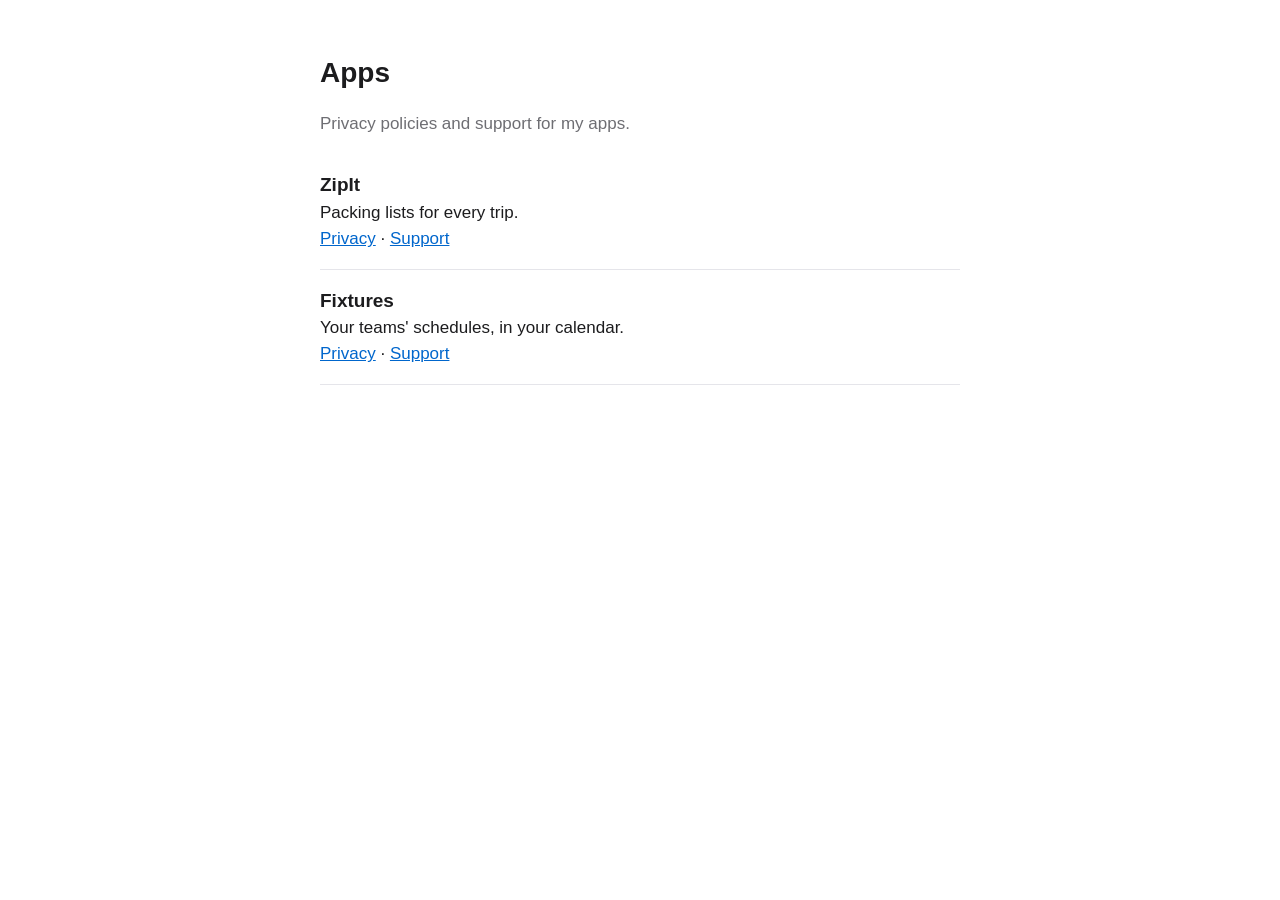
<file: index.html>
<!doctype html>
<html lang="en">
<head>
<meta charset="utf-8">
<meta name="viewport" content="width=device-width, initial-scale=1">
<title>Will Whipple Apps</title>
<link rel="stylesheet" href="/assets/style.css">
</head>
<body>
<main>
  <h1>Apps</h1>
  <p class="muted">Privacy policies and support for my apps.</p>
  <ul class="apps">
    <li>
      <strong>ZipIt</strong><br>
      Packing lists for every trip.<br>
      <a href="/zipit/privacy/">Privacy</a> · <a href="/zipit/support/">Support</a>
    </li>
    <li>
      <strong>Fixtures</strong><br>
      Your teams' schedules, in your calendar.<br>
      <a href="/fixtures/privacy/">Privacy</a> · <a href="/fixtures/support/">Support</a>
    </li>
  </ul>
</main>
</body>
</html>
</file>
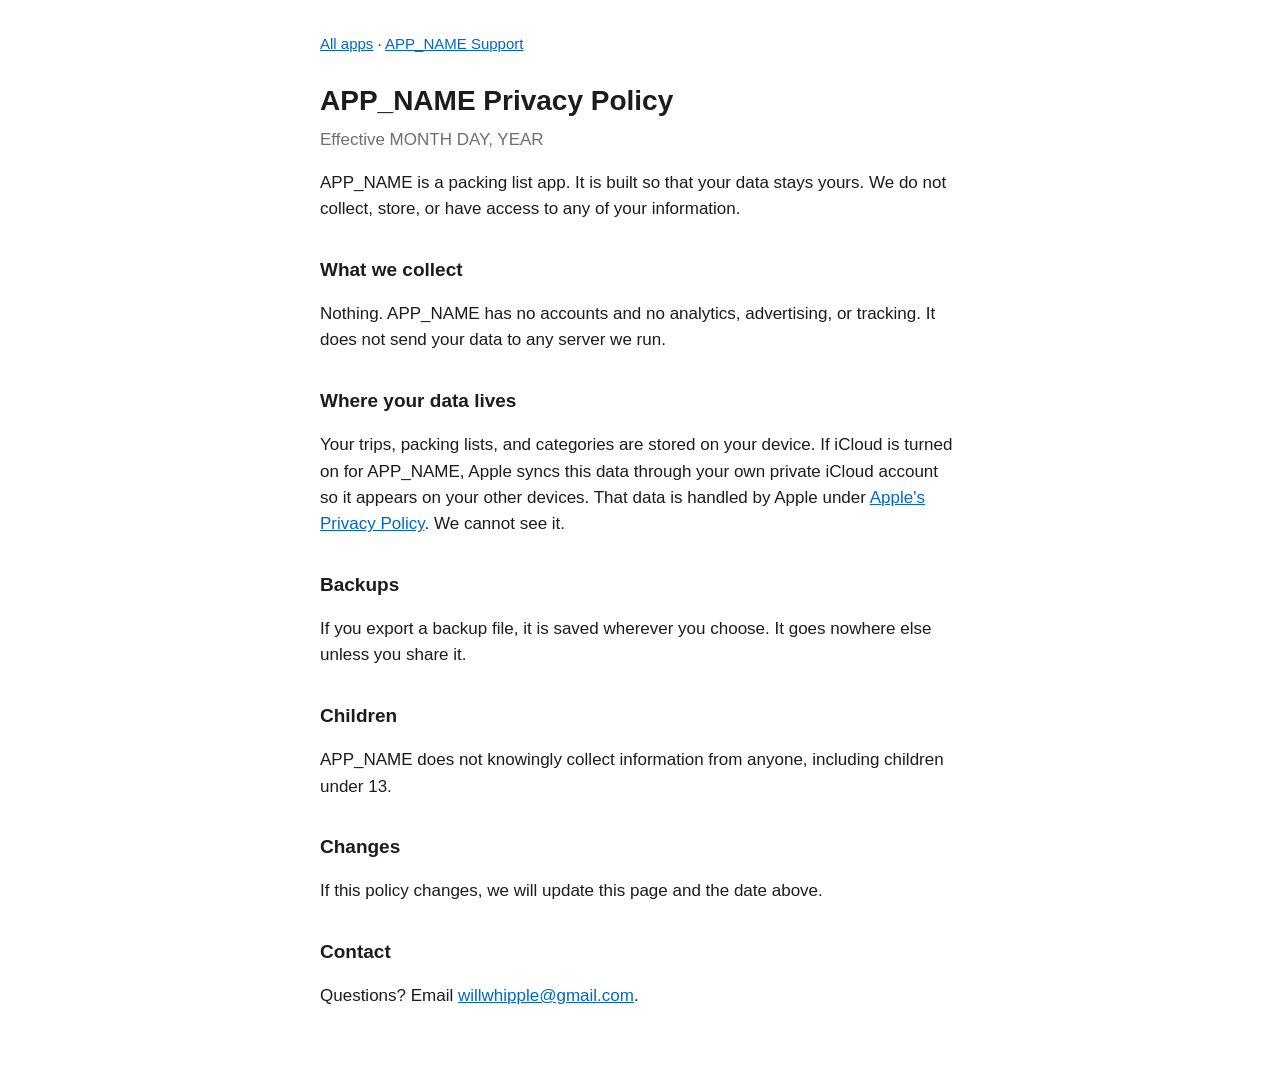
<file: _template/privacy/index.html>
<!doctype html>
<html lang="en">
<head>
<meta charset="utf-8">
<meta name="viewport" content="width=device-width, initial-scale=1">
<title>APP_NAME Privacy Policy</title>
<link rel="stylesheet" href="/assets/style.css">
</head>
<body>
<main>
  <nav><a href="/">All apps</a> · <a href="/APP_SLUG/support/">APP_NAME Support</a></nav>
  <h1>APP_NAME Privacy Policy</h1>
  <p class="date">Effective MONTH DAY, YEAR</p>

  <p>APP_NAME is a packing list app. It is built so that your data stays yours. We do not collect, store, or have access to any of your information.</p>

  <h2>What we collect</h2>
  <p>Nothing. APP_NAME has no accounts and no analytics, advertising, or tracking. It does not send your data to any server we run.</p>

  <h2>Where your data lives</h2>
  <p>Your trips, packing lists, and categories are stored on your device. If iCloud is turned on for APP_NAME, Apple syncs this data through your own private iCloud account so it appears on your other devices. That data is handled by Apple under <a href="https://www.apple.com/legal/privacy/">Apple's Privacy Policy</a>. We cannot see it.</p>

  <h2>Backups</h2>
  <p>If you export a backup file, it is saved wherever you choose. It goes nowhere else unless you share it.</p>

  <h2>Children</h2>
  <p>APP_NAME does not knowingly collect information from anyone, including children under 13.</p>

  <h2>Changes</h2>
  <p>If this policy changes, we will update this page and the date above.</p>

  <h2>Contact</h2>
  <p>Questions? Email <a href="mailto:willwhipple@gmail.com">willwhipple@gmail.com</a>.</p>
</main>
</body>
</html>
</file>
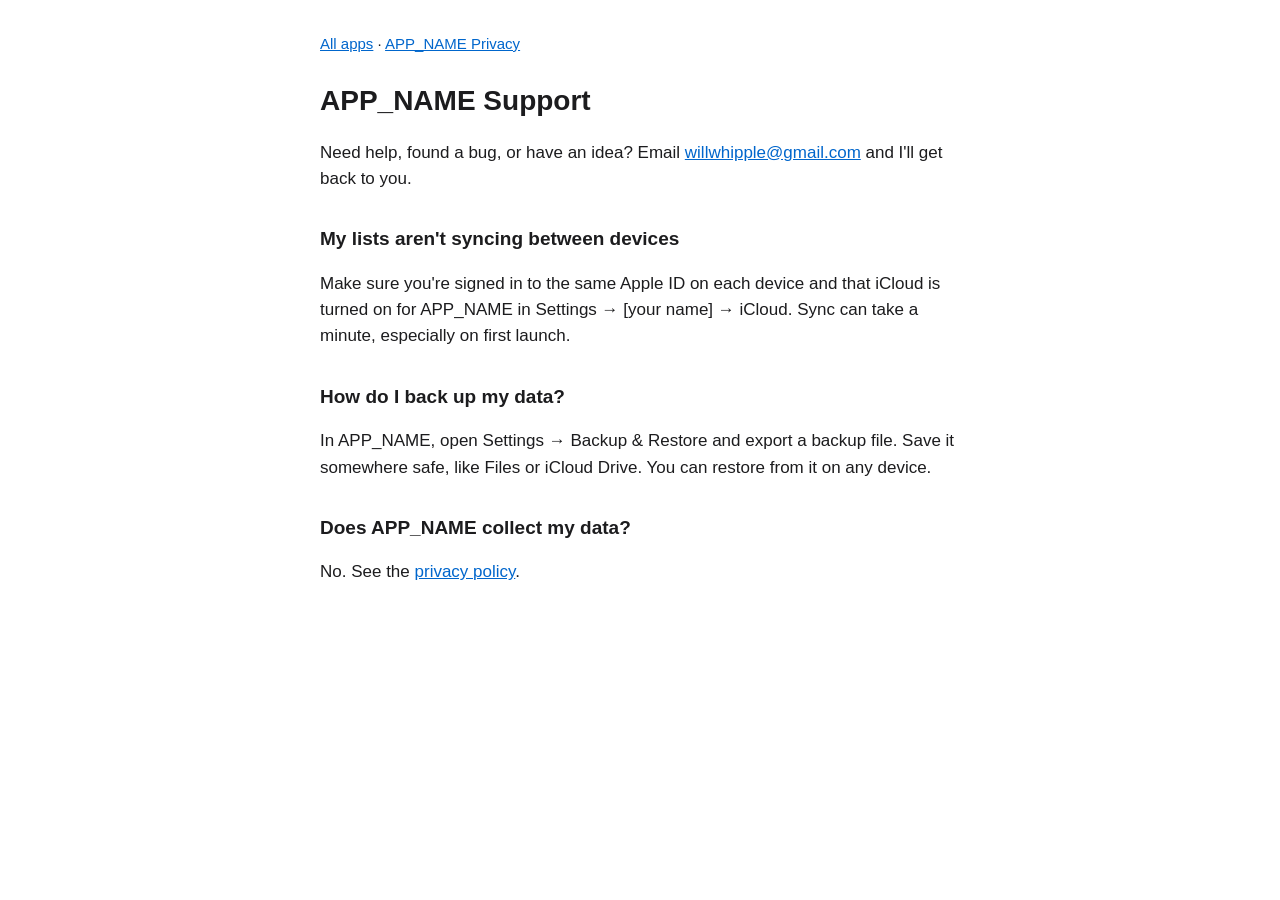
<file: _template/support/index.html>
<!doctype html>
<html lang="en">
<head>
<meta charset="utf-8">
<meta name="viewport" content="width=device-width, initial-scale=1">
<title>APP_NAME Support</title>
<link rel="stylesheet" href="/assets/style.css">
</head>
<body>
<main>
  <nav><a href="/">All apps</a> · <a href="/APP_SLUG/privacy/">APP_NAME Privacy</a></nav>
  <h1>APP_NAME Support</h1>
  <p>Need help, found a bug, or have an idea? Email <a href="mailto:willwhipple@gmail.com?subject=APP_NAME%20Support">willwhipple@gmail.com</a> and I'll get back to you.</p>

  <h2>My lists aren't syncing between devices</h2>
  <p>Make sure you're signed in to the same Apple ID on each device and that iCloud is turned on for APP_NAME in Settings → [your name] → iCloud. Sync can take a minute, especially on first launch.</p>

  <h2>How do I back up my data?</h2>
  <p>In APP_NAME, open Settings → Backup &amp; Restore and export a backup file. Save it somewhere safe, like Files or iCloud Drive. You can restore from it on any device.</p>

  <h2>Does APP_NAME collect my data?</h2>
  <p>No. See the <a href="/APP_SLUG/privacy/">privacy policy</a>.</p>
</main>
</body>
</html>
</file>
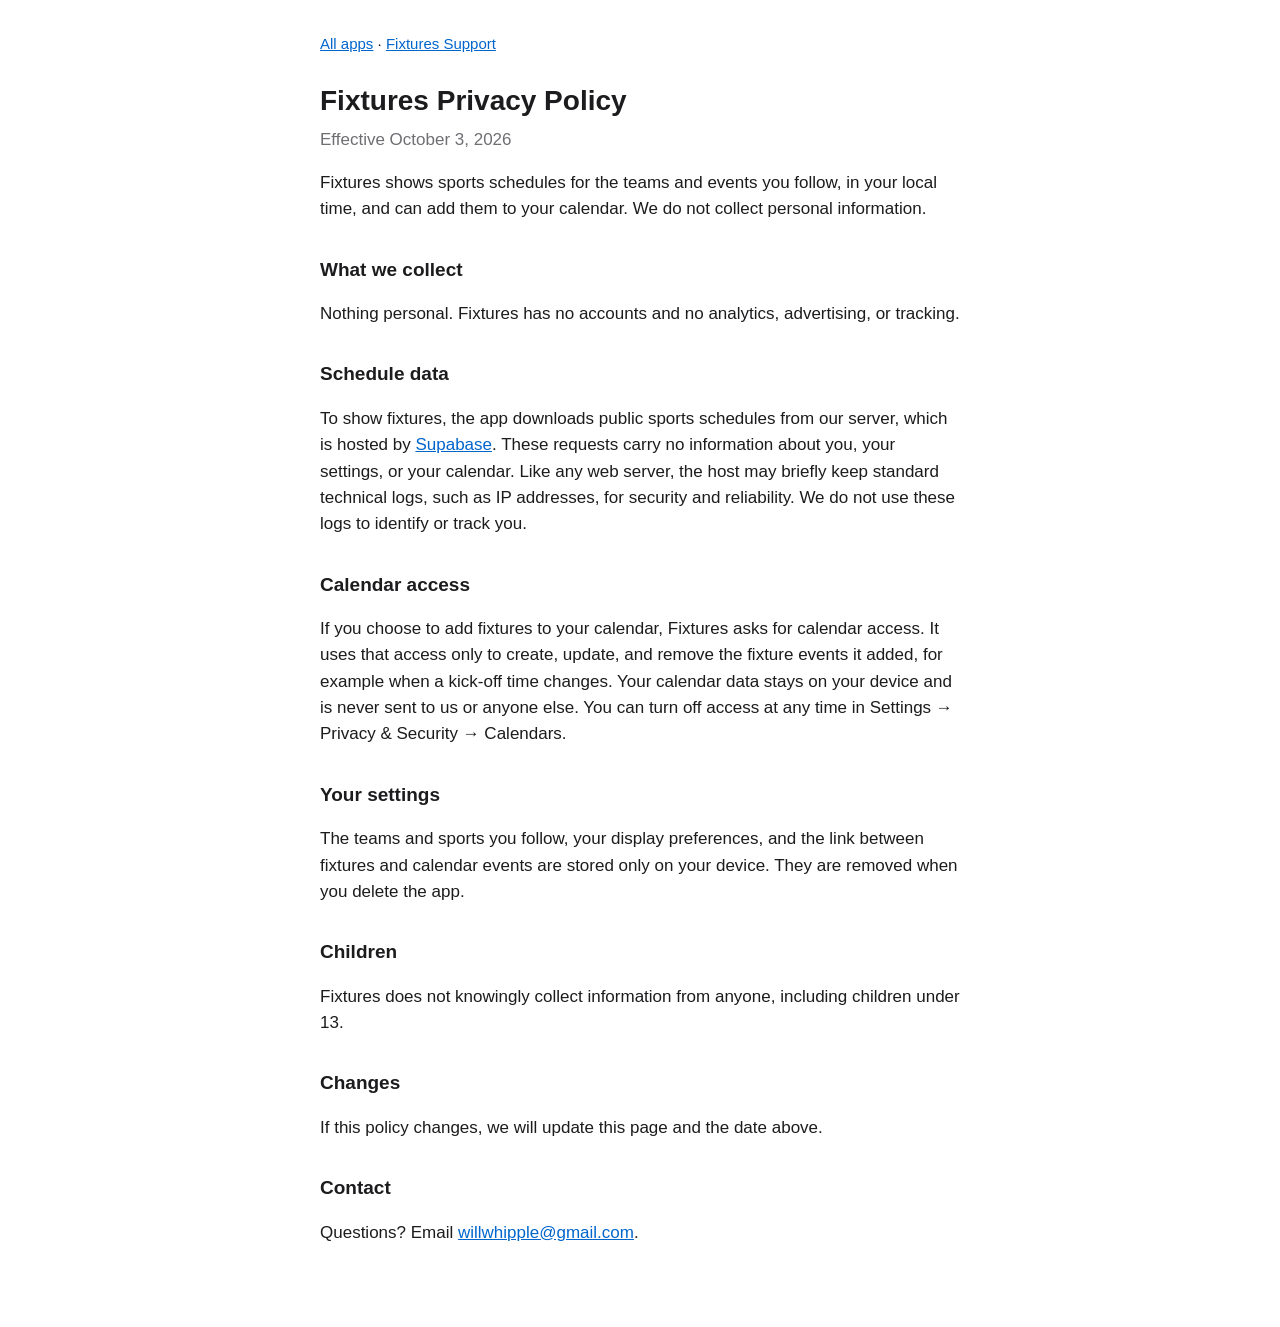
<file: fixtures/privacy/index.html>
<!doctype html>
<html lang="en">
<head>
<meta charset="utf-8">
<meta name="viewport" content="width=device-width, initial-scale=1">
<title>Fixtures Privacy Policy</title>
<link rel="stylesheet" href="/assets/style.css">
</head>
<body>
<main>
  <nav><a href="/">All apps</a> · <a href="/fixtures/support/">Fixtures Support</a></nav>
  <h1>Fixtures Privacy Policy</h1>
  <p class="date">Effective October 3, 2026</p>

  <p>Fixtures shows sports schedules for the teams and events you follow, in your local time, and can add them to your calendar. We do not collect personal information.</p>

  <h2>What we collect</h2>
  <p>Nothing personal. Fixtures has no accounts and no analytics, advertising, or tracking.</p>

  <h2>Schedule data</h2>
  <p>To show fixtures, the app downloads public sports schedules from our server, which is hosted by <a href="https://supabase.com/privacy">Supabase</a>. These requests carry no information about you, your settings, or your calendar. Like any web server, the host may briefly keep standard technical logs, such as IP addresses, for security and reliability. We do not use these logs to identify or track you.</p>

  <h2>Calendar access</h2>
  <p>If you choose to add fixtures to your calendar, Fixtures asks for calendar access. It uses that access only to create, update, and remove the fixture events it added, for example when a kick-off time changes. Your calendar data stays on your device and is never sent to us or anyone else. You can turn off access at any time in Settings → Privacy &amp; Security → Calendars.</p>

  <h2>Your settings</h2>
  <p>The teams and sports you follow, your display preferences, and the link between fixtures and calendar events are stored only on your device. They are removed when you delete the app.</p>

  <h2>Children</h2>
  <p>Fixtures does not knowingly collect information from anyone, including children under 13.</p>

  <h2>Changes</h2>
  <p>If this policy changes, we will update this page and the date above.</p>

  <h2>Contact</h2>
  <p>Questions? Email <a href="mailto:willwhipple@gmail.com">willwhipple@gmail.com</a>.</p>
</main>
</body>
</html>
</file>
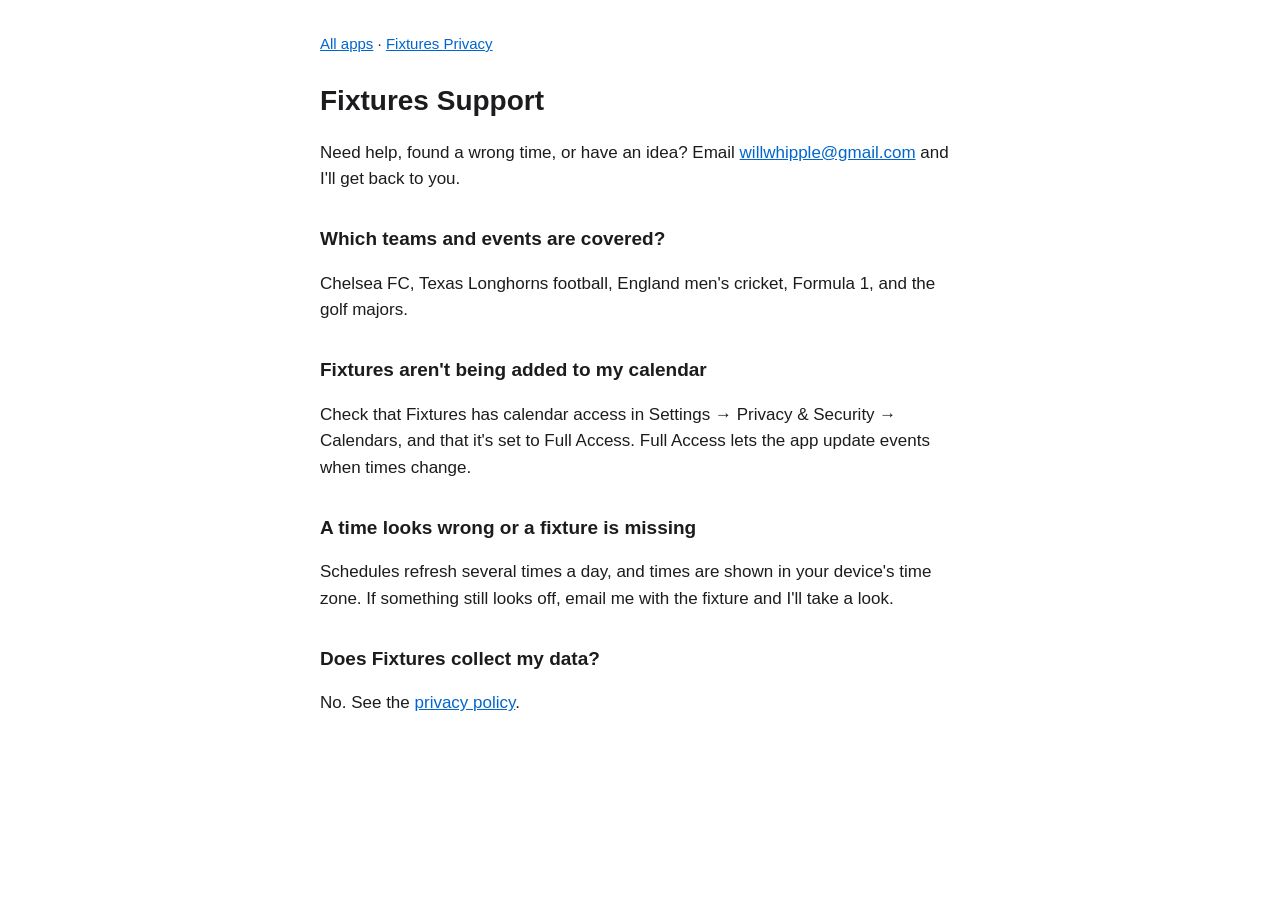
<file: fixtures/support/index.html>
<!doctype html>
<html lang="en">
<head>
<meta charset="utf-8">
<meta name="viewport" content="width=device-width, initial-scale=1">
<title>Fixtures Support</title>
<link rel="stylesheet" href="/assets/style.css">
</head>
<body>
<main>
  <nav><a href="/">All apps</a> · <a href="/fixtures/privacy/">Fixtures Privacy</a></nav>
  <h1>Fixtures Support</h1>
  <p>Need help, found a wrong time, or have an idea? Email <a href="mailto:willwhipple@gmail.com?subject=Fixtures%20Support">willwhipple@gmail.com</a> and I'll get back to you.</p>

  <h2>Which teams and events are covered?</h2>
  <p>Chelsea FC, Texas Longhorns football, England men's cricket, Formula 1, and the golf majors.</p>

  <h2>Fixtures aren't being added to my calendar</h2>
  <p>Check that Fixtures has calendar access in Settings → Privacy &amp; Security → Calendars, and that it's set to Full Access. Full Access lets the app update events when times change.</p>

  <h2>A time looks wrong or a fixture is missing</h2>
  <p>Schedules refresh several times a day, and times are shown in your device's time zone. If something still looks off, email me with the fixture and I'll take a look.</p>

  <h2>Does Fixtures collect my data?</h2>
  <p>No. See the <a href="/fixtures/privacy/">privacy policy</a>.</p>
</main>
</body>
</html>
</file>
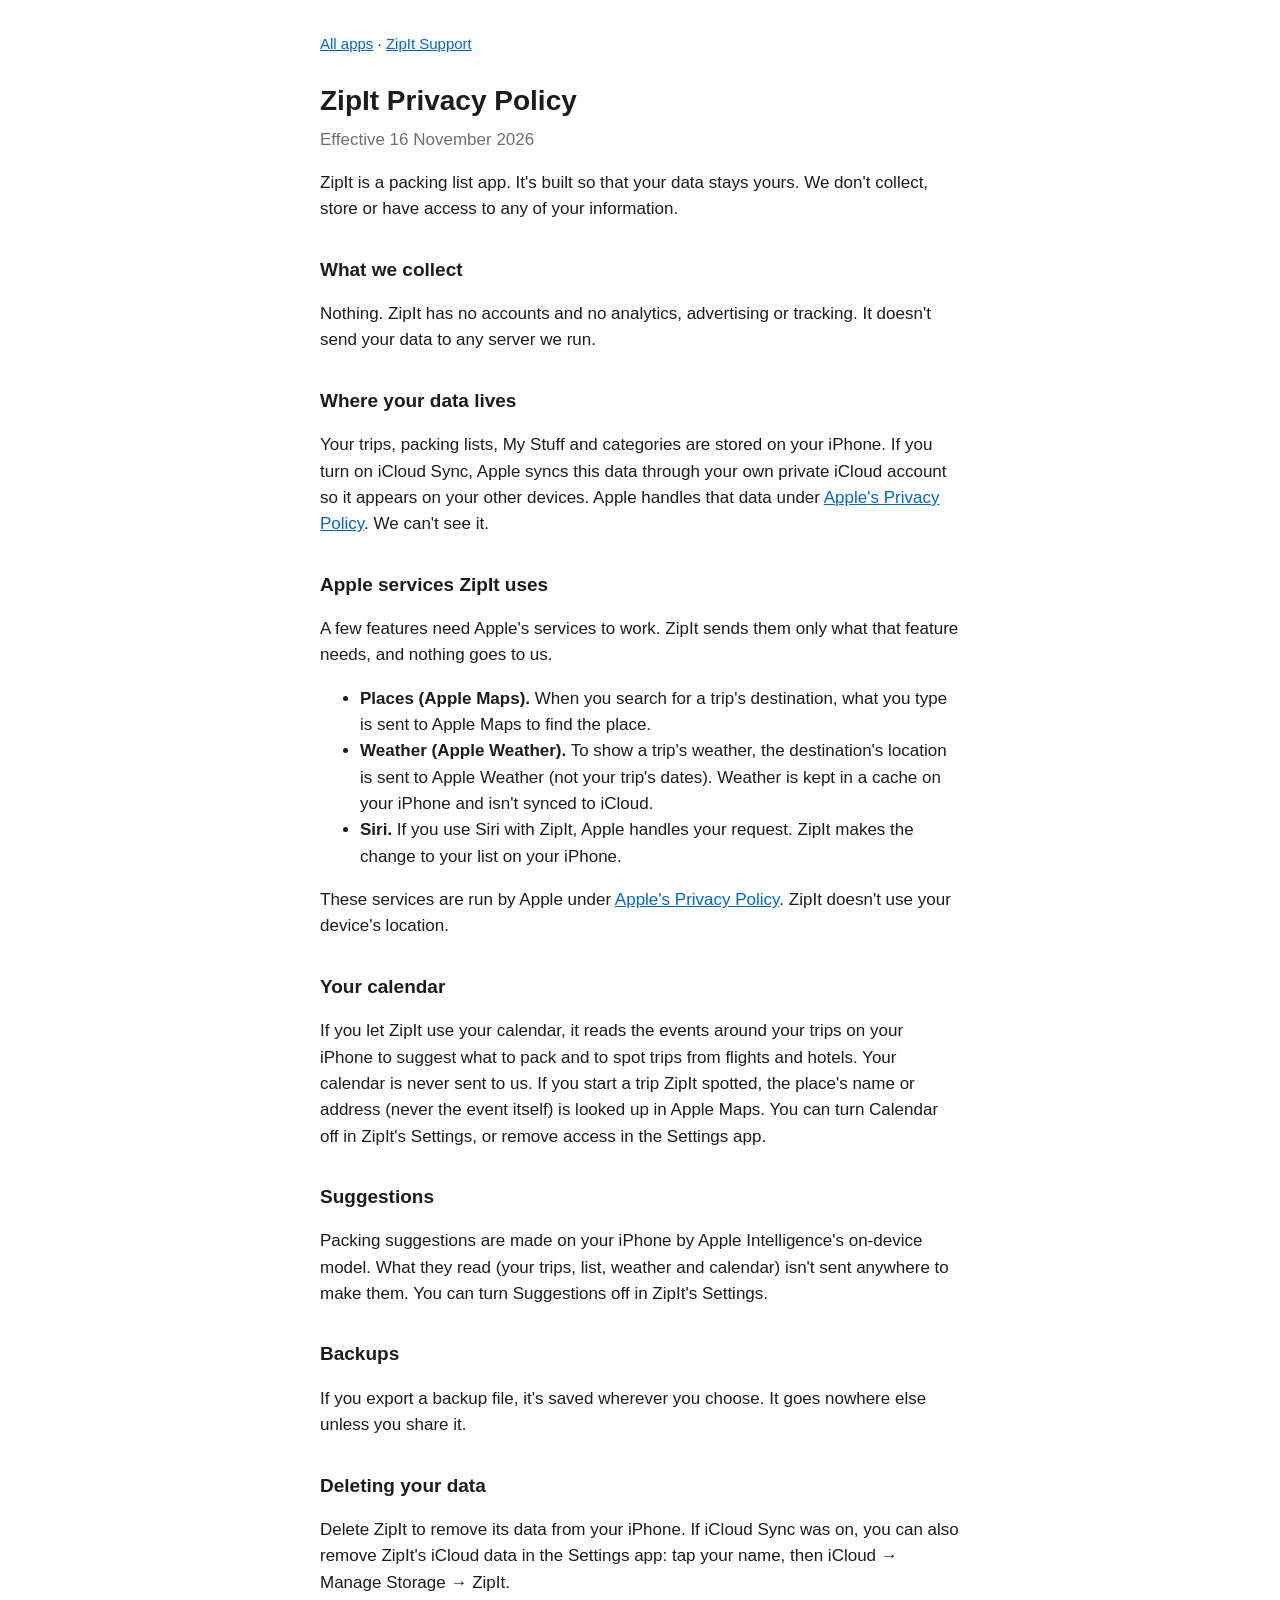
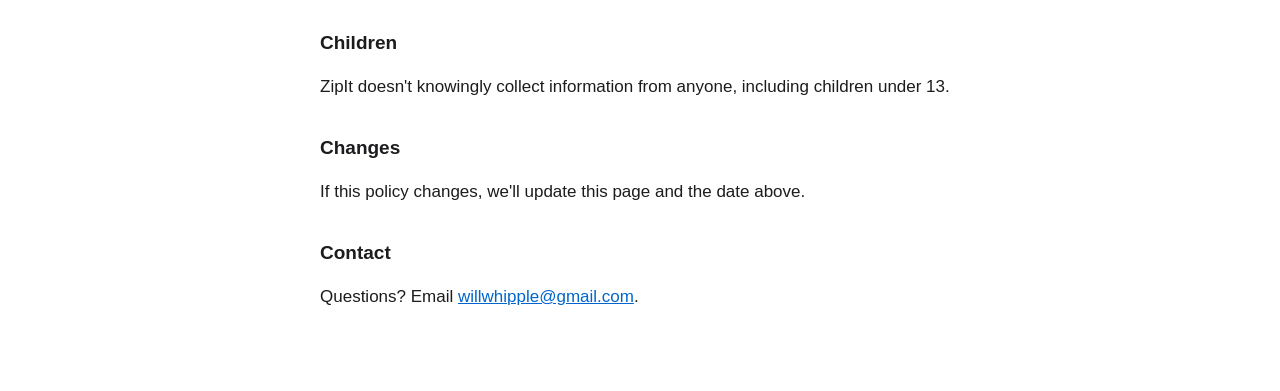
<file: zipit/privacy/index.html>
<!doctype html>
<html lang="en">
<head>
<meta charset="utf-8">
<meta name="viewport" content="width=device-width, initial-scale=1">
<title>ZipIt Privacy Policy</title>
<link rel="stylesheet" href="/assets/style.css">
</head>
<body>
<main>
  <nav><a href="/">All apps</a> · <a href="/zipit/support/">ZipIt Support</a></nav>
  <h1>ZipIt Privacy Policy</h1>
  <p class="date">Effective 16 November 2026</p>

  <p>ZipIt is a packing list app. It's built so that your data stays yours. We don't collect, store or have access to any of your information.</p>

  <h2>What we collect</h2>
  <p>Nothing. ZipIt has no accounts and no analytics, advertising or tracking. It doesn't send your data to any server we run.</p>

  <h2>Where your data lives</h2>
  <p>Your trips, packing lists, My Stuff and categories are stored on your iPhone. If you turn on iCloud Sync, Apple syncs this data through your own private iCloud account so it appears on your other devices. Apple handles that data under <a href="https://www.apple.com/legal/privacy/">Apple's Privacy Policy</a>. We can't see it.</p>

  <h2>Apple services ZipIt uses</h2>
  <p>A few features need Apple's services to work. ZipIt sends them only what that feature needs, and nothing goes to us.</p>
  <ul>
    <li><strong>Places (Apple Maps).</strong> When you search for a trip's destination, what you type is sent to Apple Maps to find the place.</li>
    <li><strong>Weather (Apple Weather).</strong> To show a trip's weather, the destination's location is sent to Apple Weather (not your trip's dates). Weather is kept in a cache on your iPhone and isn't synced to iCloud.</li>
    <li><strong>Siri.</strong> If you use Siri with ZipIt, Apple handles your request. ZipIt makes the change to your list on your iPhone.</li>
  </ul>
  <p>These services are run by Apple under <a href="https://www.apple.com/legal/privacy/">Apple's Privacy Policy</a>. ZipIt doesn't use your device's location.</p>

  <h2>Your calendar</h2>
  <p>If you let ZipIt use your calendar, it reads the events around your trips on your iPhone to suggest what to pack and to spot trips from flights and hotels. Your calendar is never sent to us. If you start a trip ZipIt spotted, the place's name or address (never the event itself) is looked up in Apple Maps. You can turn Calendar off in ZipIt's Settings, or remove access in the Settings app.</p>

  <h2>Suggestions</h2>
  <p>Packing suggestions are made on your iPhone by Apple Intelligence's on-device model. What they read (your trips, list, weather and calendar) isn't sent anywhere to make them. You can turn Suggestions off in ZipIt's Settings.</p>

  <h2>Backups</h2>
  <p>If you export a backup file, it's saved wherever you choose. It goes nowhere else unless you share it.</p>

  <h2>Deleting your data</h2>
  <p>Delete ZipIt to remove its data from your iPhone. If iCloud Sync was on, you can also remove ZipIt's iCloud data in the Settings app: tap your name, then iCloud → Manage Storage → ZipIt.</p>

  <h2>Children</h2>
  <p>ZipIt doesn't knowingly collect information from anyone, including children under 13.</p>

  <h2>Changes</h2>
  <p>If this policy changes, we'll update this page and the date above.</p>

  <h2>Contact</h2>
  <p>Questions? Email <a href="mailto:willwhipple@gmail.com">willwhipple@gmail.com</a>.</p>
</main>
</body>
</html>
</file>
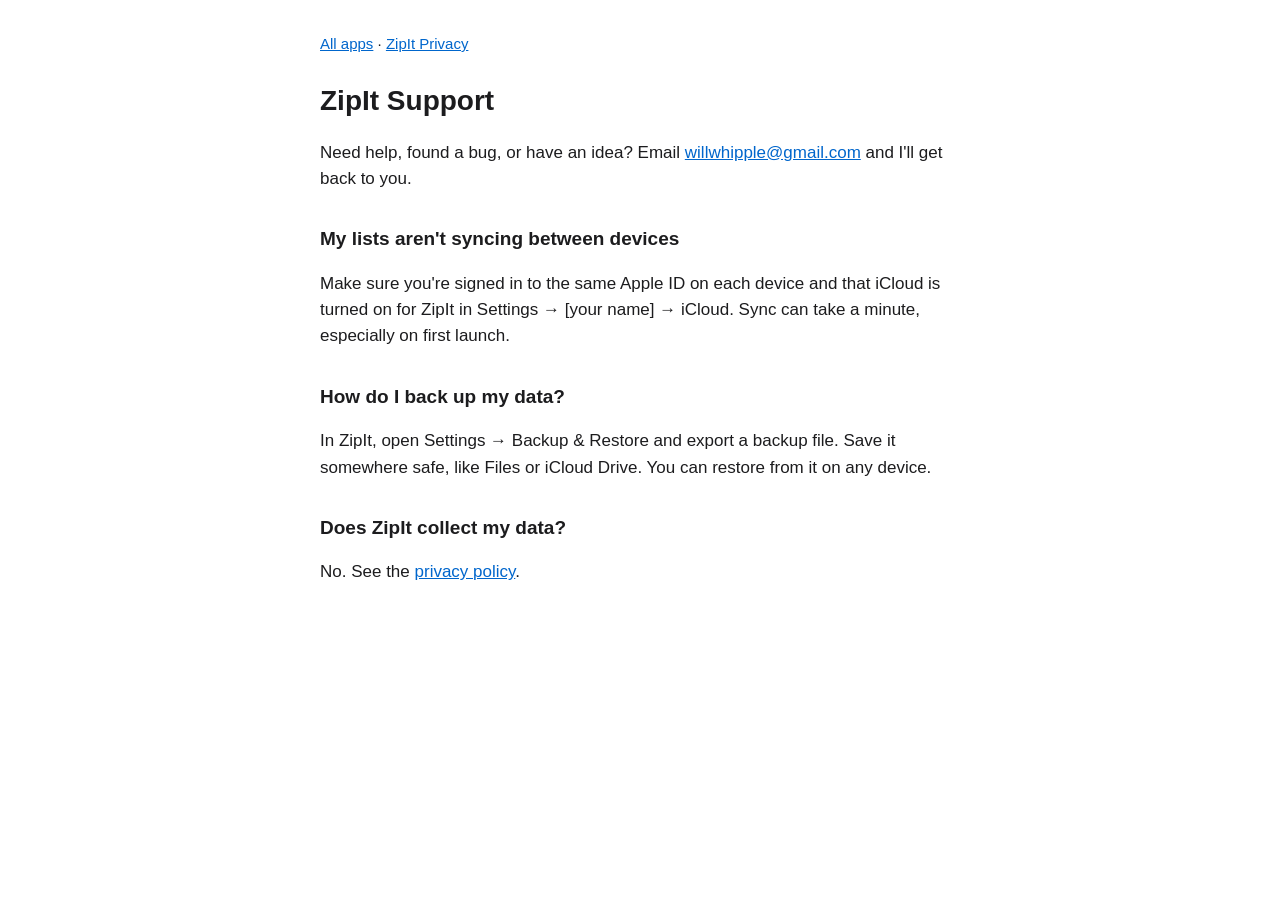
<file: zipit/support/index.html>
<!doctype html>
<html lang="en">
<head>
<meta charset="utf-8">
<meta name="viewport" content="width=device-width, initial-scale=1">
<title>ZipIt Support</title>
<link rel="stylesheet" href="/assets/style.css">
</head>
<body>
<main>
  <nav><a href="/">All apps</a> · <a href="/zipit/privacy/">ZipIt Privacy</a></nav>
  <h1>ZipIt Support</h1>
  <p>Need help, found a bug, or have an idea? Email <a href="mailto:willwhipple@gmail.com?subject=ZipIt%20Support">willwhipple@gmail.com</a> and I'll get back to you.</p>

  <h2>My lists aren't syncing between devices</h2>
  <p>Make sure you're signed in to the same Apple ID on each device and that iCloud is turned on for ZipIt in Settings → [your name] → iCloud. Sync can take a minute, especially on first launch.</p>

  <h2>How do I back up my data?</h2>
  <p>In ZipIt, open Settings → Backup &amp; Restore and export a backup file. Save it somewhere safe, like Files or iCloud Drive. You can restore from it on any device.</p>

  <h2>Does ZipIt collect my data?</h2>
  <p>No. See the <a href="/zipit/privacy/">privacy policy</a>.</p>
</main>
</body>
</html>
</file>
<file: assets/style.css>
:root { --bg: #ffffff; --fg: #1c1c1e; --muted: #6e6e73; --link: #0066cc; --rule: #e5e5ea; }
@media (prefers-color-scheme: dark) {
  :root { --bg: #000000; --fg: #f2f2f7; --muted: #98989d; --link: #4da3ff; --rule: #38383a; }
}
body { background: var(--bg); color: var(--fg); font: 17px/1.55 -apple-system, BlinkMacSystemFont, "Helvetica Neue", sans-serif; margin: 0; padding: 32px 16px 64px; }
main { max-width: 640px; margin: 0 auto; }
h1 { font-size: 28px; margin-bottom: 4px; }
h2 { font-size: 19px; margin-top: 32px; }
.date, .muted { color: var(--muted); }
.date { margin-top: 0; }
a { color: var(--link); }
nav { font-size: 15px; margin-bottom: 24px; }
ul.apps { list-style: none; padding: 0; }
ul.apps li { padding: 16px 0; border-bottom: 1px solid var(--rule); }
ul.apps strong { font-size: 19px; }
</file>
